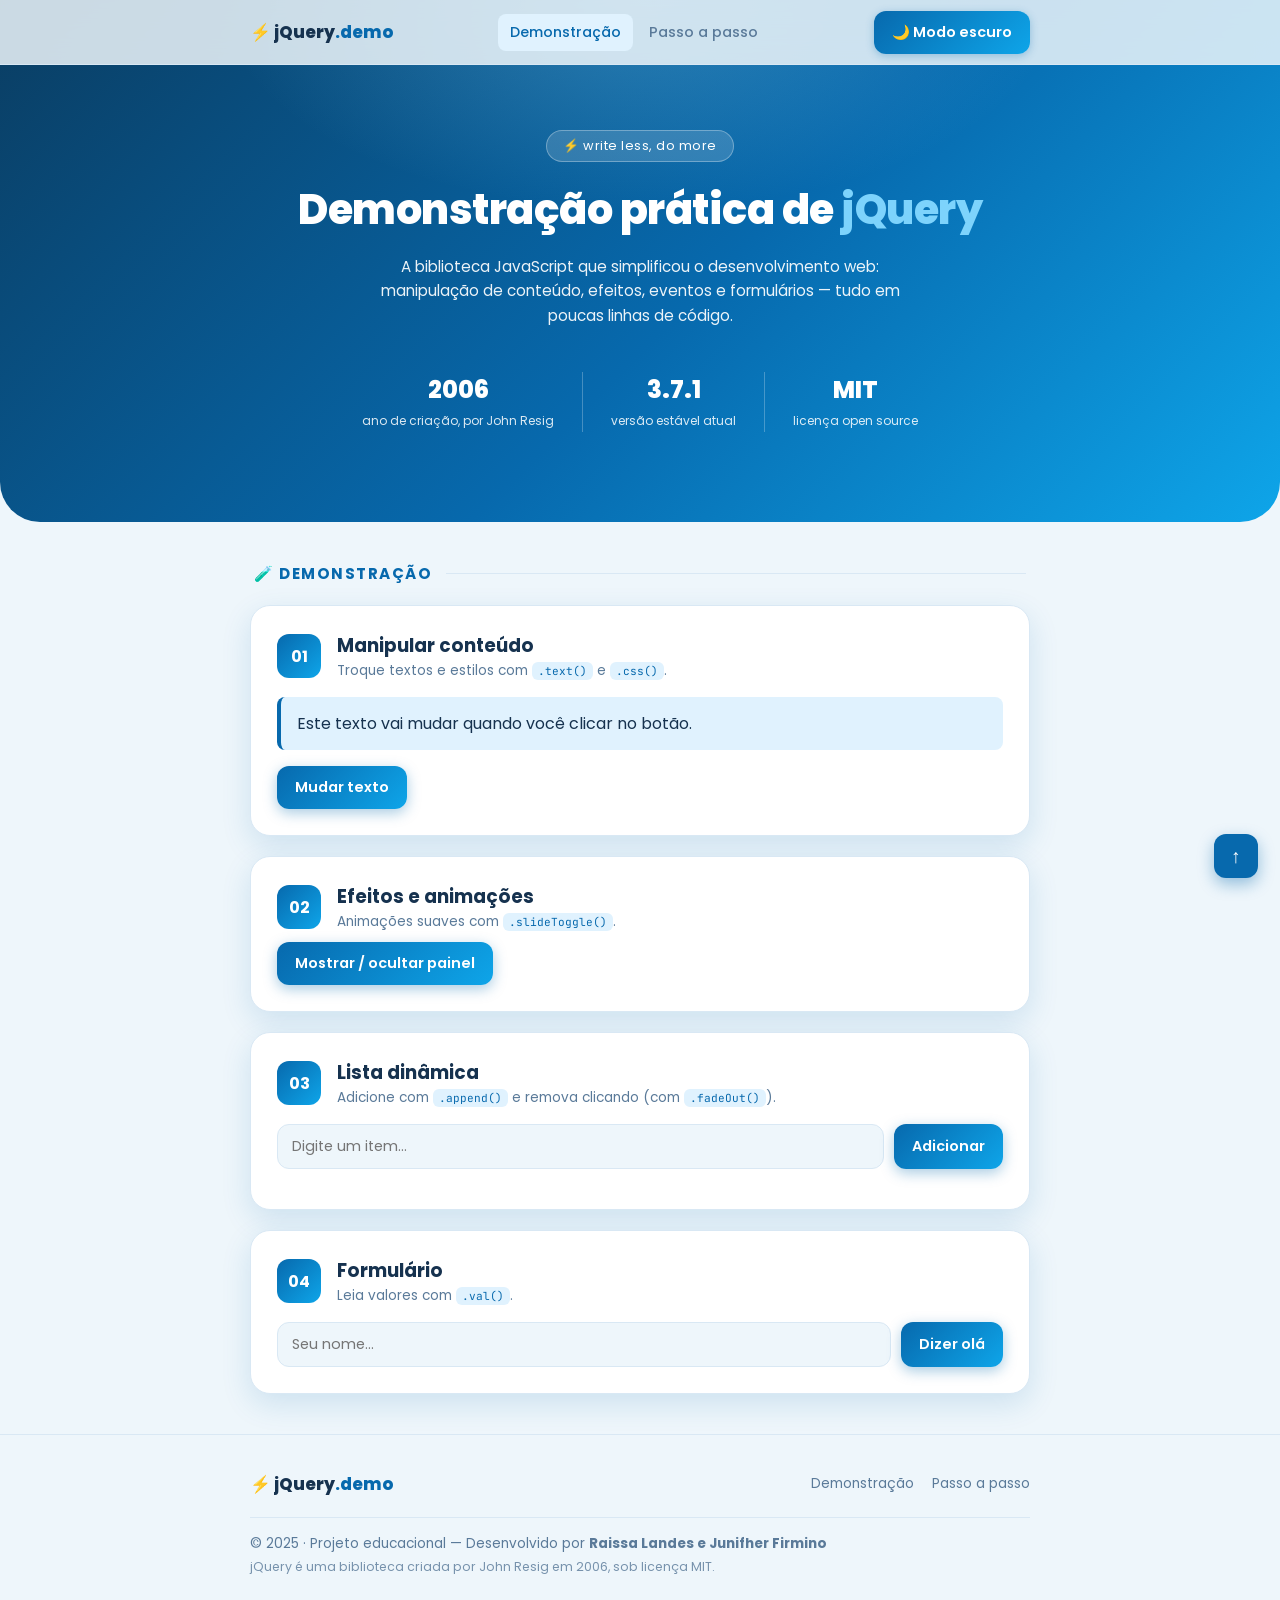
<file: index.html>
<!DOCTYPE html>
<html lang="pt-BR">
<head>
  <meta charset="UTF-8">
  <meta name="viewport" content="width=device-width, initial-scale=1.0">
  <title>Demo jQuery — Aprenda na prática</title>

  <!-- Fontes: Poppins (texto) + JetBrains Mono (códigos) -->
  <link rel="preconnect" href="https://fonts.googleapis.com">
  <link href="https://fonts.googleapis.com/css2?family=Poppins:wght@400;500;600;700;800&family=JetBrains+Mono:wght@500&display=swap" rel="stylesheet">
  <link rel="stylesheet" href="style.css">
</head>
<body>

  <!-- ===== Barra de navegação fixa ===== -->
  <nav class="navbar">
    <div class="container nav-conteudo">
      <a href="index.html" class="nav-logo">⚡ jQuery<span>.demo</span></a>

      <div class="nav-links">
        <a href="index.html" class="ativo">Demonstração</a>
        <a href="passos.html">Passo a passo</a>
      </div>

      <button id="tema" class="btn btn-nav">🌙 Modo escuro</button>
    </div>
  </nav>

  <!-- ===== Hero ===== -->
  <header class="hero" id="inicio">
    <div class="container">
      <span class="badge">⚡ write less, do more</span>
      <h1>Demonstração prática de <span class="destaque">jQuery</span></h1>
      <p>A biblioteca JavaScript que simplificou o desenvolvimento web: manipulação de conteúdo, efeitos, eventos e formulários — tudo em poucas linhas de código.</p>

      <div class="hero-stats">
        <div class="stat"><b>2006</b><span>ano de criação, por John Resig</span></div>
        <div class="stat"><b>3.7.1</b><span>versão estável atual</span></div>
        <div class="stat"><b>MIT</b><span>licença open source</span></div>
      </div>
    </div>
  </header>

  <main class="container">

    <!-- ====== Seção: Demonstração ====== -->
    <div id="demonstracao" class="secao-titulo">
      <h2>🧪 Demonstração</h2>
    </div>

    <section class="card">
      <div class="card-topo">
        <span class="numero">01</span>
        <div>
          <h2>Manipular conteúdo</h2>
          <p class="desc">Troque textos e estilos com <code>.text()</code> e <code>.css()</code>.</p>
        </div>
      </div>
      <p id="frase" class="frase">Este texto vai mudar quando você clicar no botão.</p>
      <button id="btn-texto" class="btn btn-primario">Mudar texto</button>
    </section>

    <section class="card">
      <div class="card-topo">
        <span class="numero">02</span>
        <div>
          <h2>Efeitos e animações</h2>
          <p class="desc">Animações suaves com <code>.slideToggle()</code>.</p>
        </div>
      </div>
      <button id="btn-slide" class="btn btn-primario">Mostrar / ocultar painel</button>
      <div id="painel">Eu apareço e desapareço suavemente! ✨</div>
    </section>

    <section class="card">
      <div class="card-topo">
        <span class="numero">03</span>
        <div>
          <h2>Lista dinâmica</h2>
          <p class="desc">Adicione com <code>.append()</code> e remova clicando (com <code>.fadeOut()</code>).</p>
        </div>
      </div>
      <div class="linha">
        <input type="text" id="item" class="campo" placeholder="Digite um item…">
        <button id="btn-add" class="btn btn-primario">Adicionar</button>
      </div>
      <ul id="lista"></ul>
    </section>

    <section class="card">
      <div class="card-topo">
        <span class="numero">04</span>
        <div>
          <h2>Formulário</h2>
          <p class="desc">Leia valores com <code>.val()</code>.</p>
        </div>
      </div>
      <div class="linha">
        <input type="text" id="nome" class="campo" placeholder="Seu nome…">
        <button id="btn-ola" class="btn btn-primario">Dizer olá</button>
      </div>
      <p id="saudacao"></p>
    </section>

  </main>

  <!-- ===== Rodapé ===== -->
  <footer class="rodape">
    <div class="container">
      <div class="rodape-topo">
        <a href="index.html" class="nav-logo">⚡ jQuery<span>.demo</span></a>
        <nav class="rodape-nav">
          <a href="index.html">Demonstração</a>
          <a href="passos.html">Passo a passo</a>
        </nav>
      </div>
      <hr class="divisor">
      <p>© 2025 · Projeto educacional — Desenvolvido por <strong>Raissa Landes e Junifher Firmino</strong></p>
      <p class="credito">jQuery é uma biblioteca criada por John Resig em 2006, sob licença MIT.</p>
    </div>
  </footer>

  <!-- Botão voltar ao topo -->
  <a href="#inicio" class="btn-topo" title="Voltar ao topo">↑</a>

  <!-- ⚠️ NÃO REMOVA! O jQuery precisa estar aqui para o código funcionar -->
  <script src="https://code.jquery.com/jquery-3.7.1.min.js"></script>
  <script src="script.js"></script>
</body>
</html>
</file>
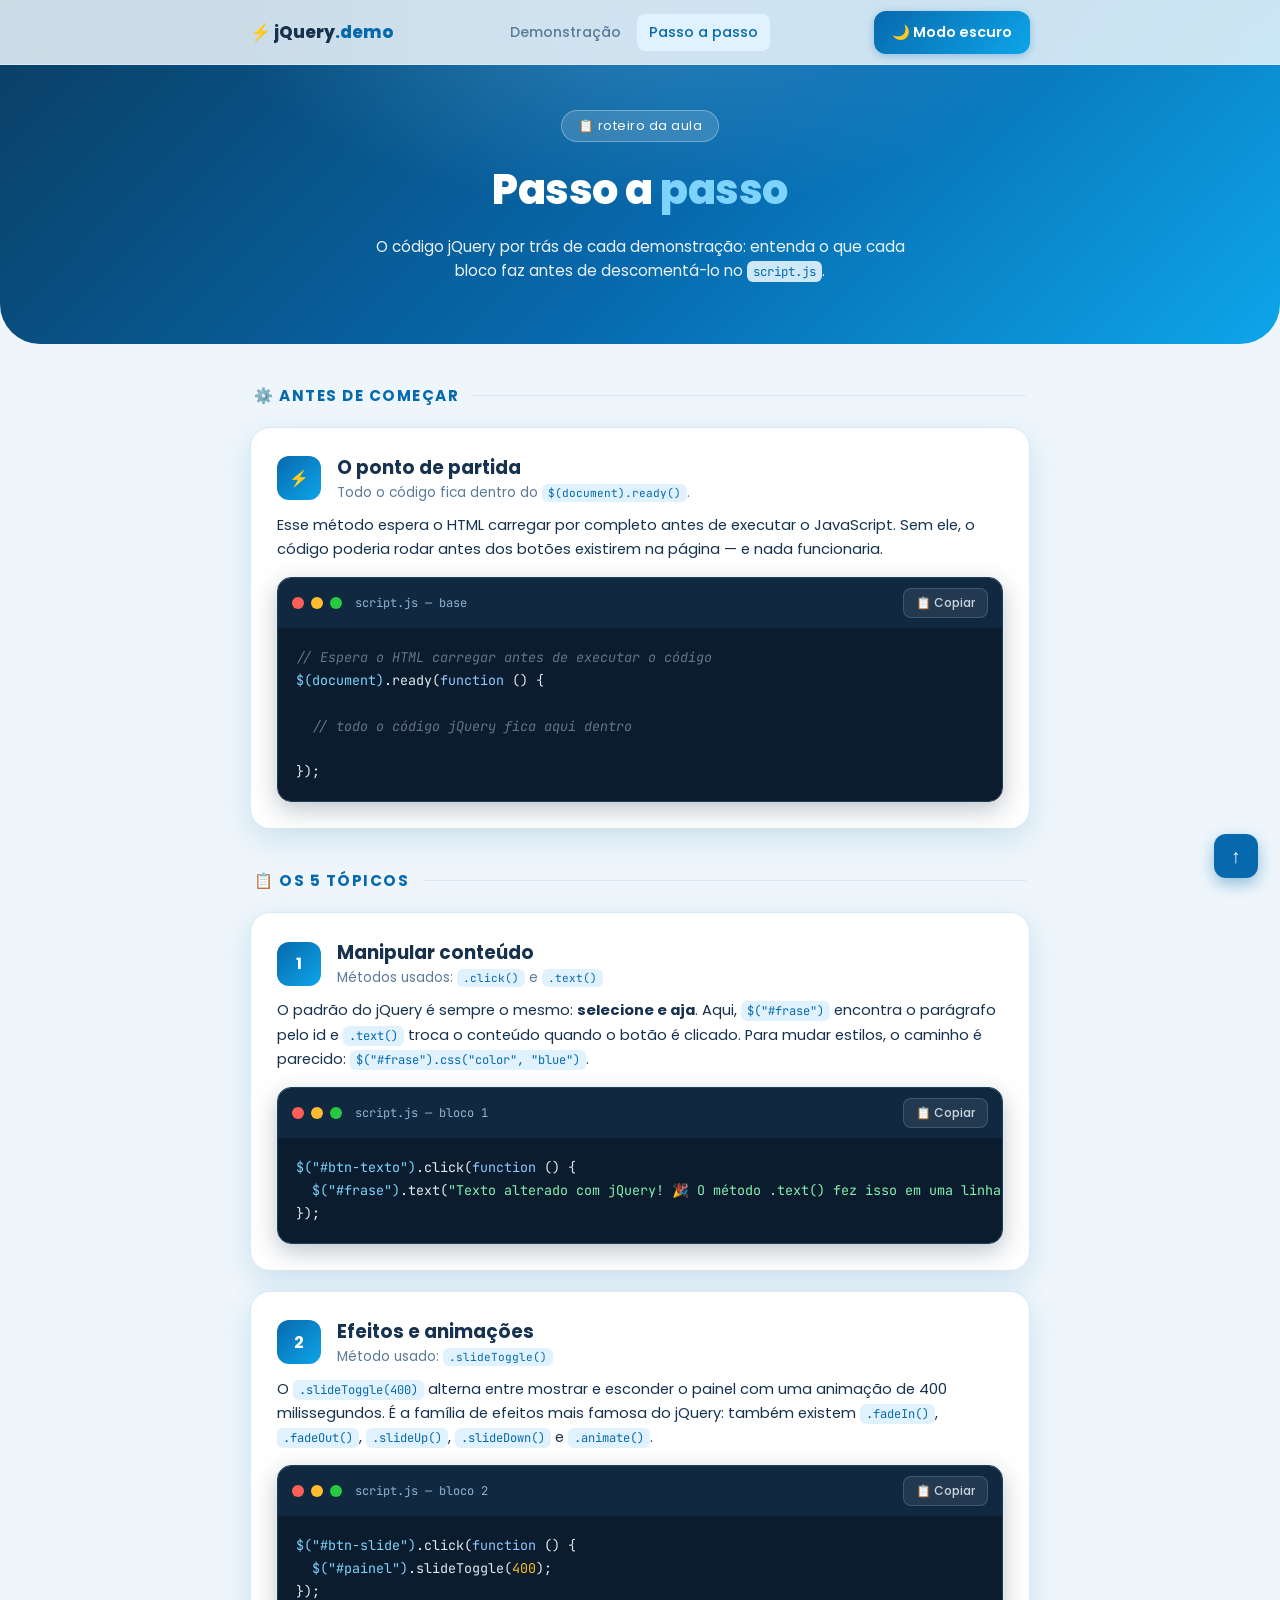
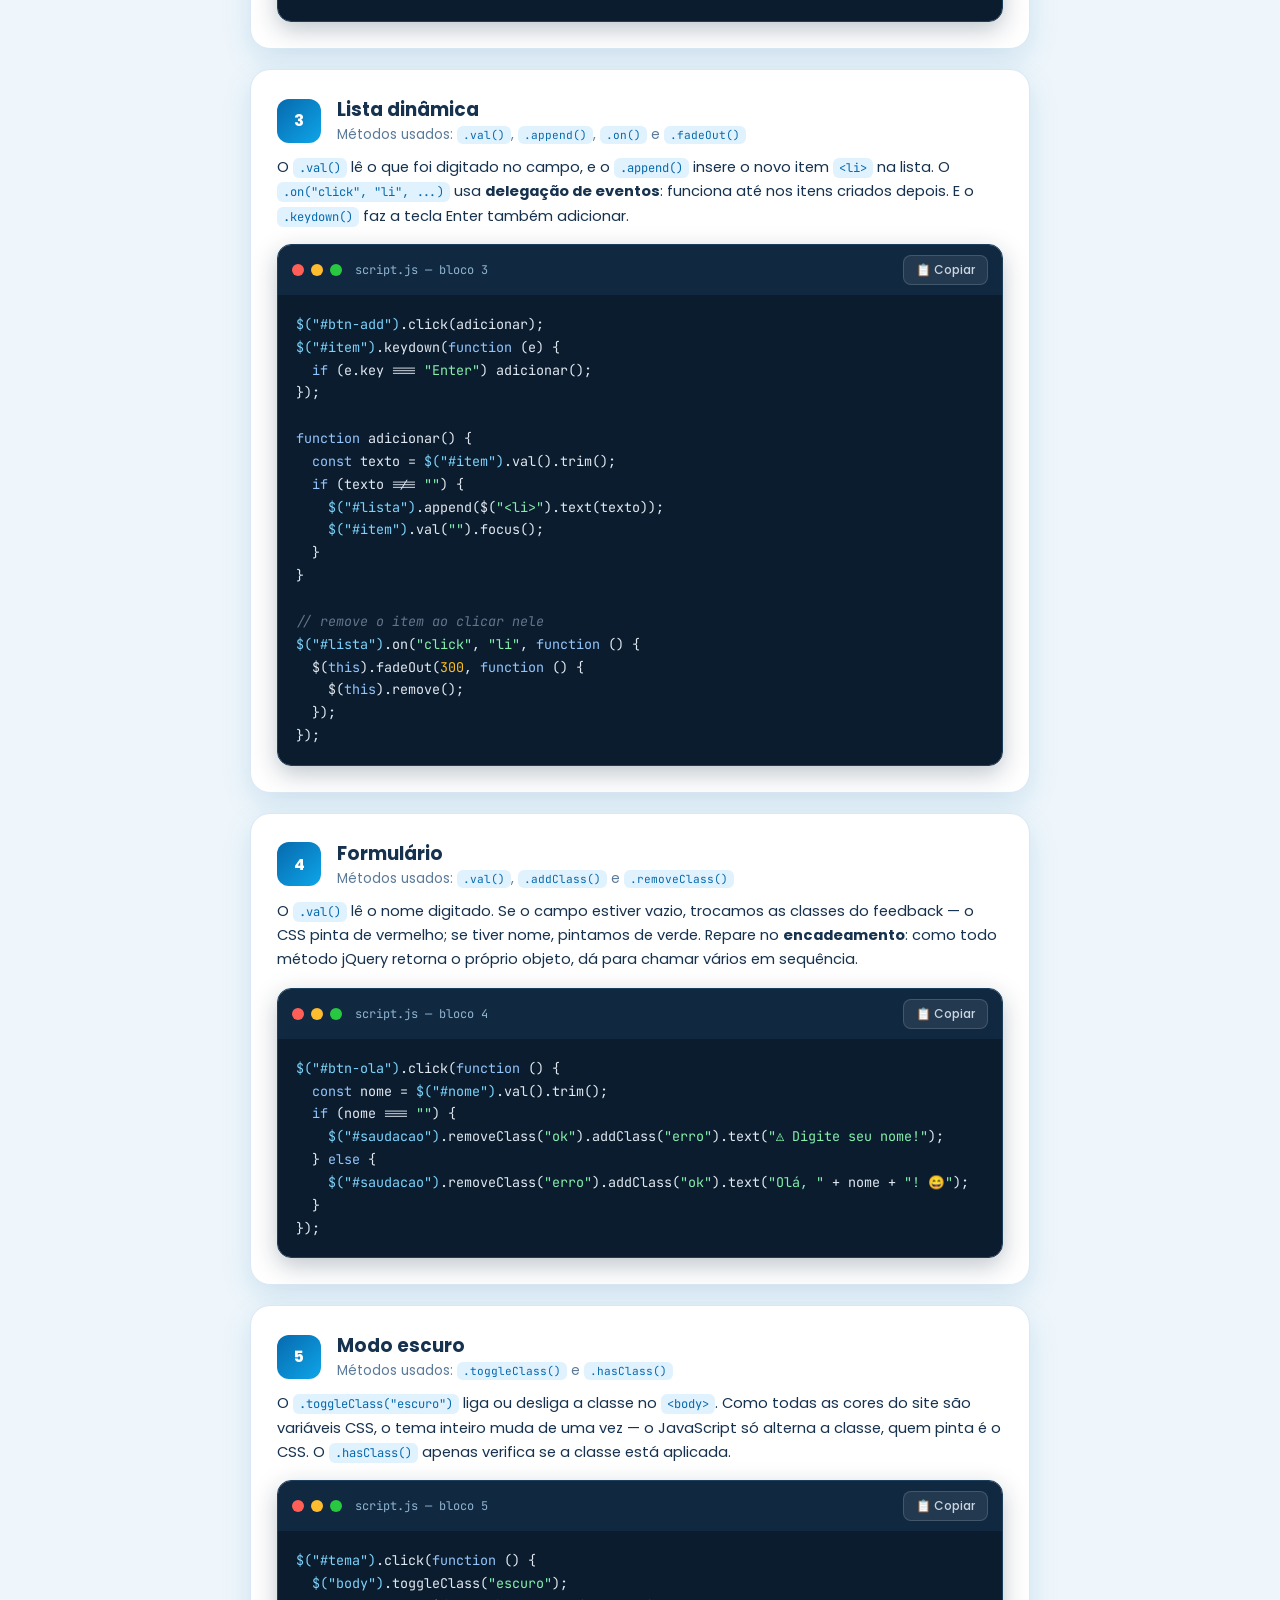
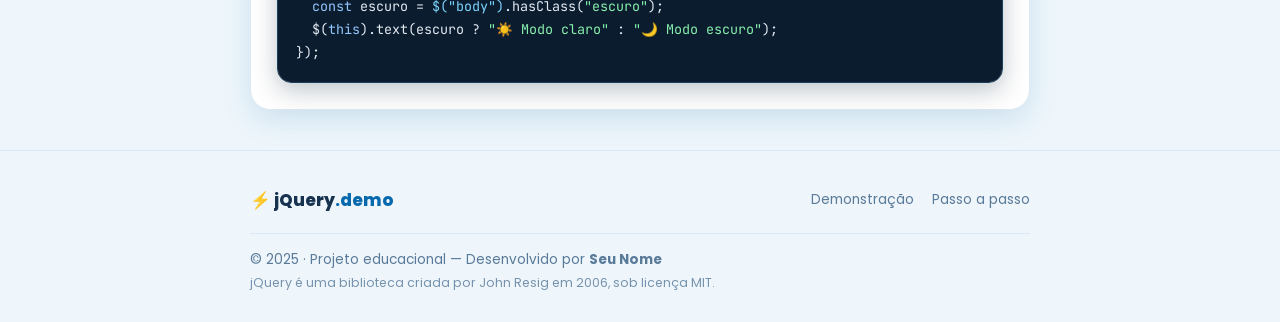
<file: passos.html>
<!DOCTYPE html>
<html lang="pt-BR">
<head>
  <meta charset="UTF-8">
  <meta name="viewport" content="width=device-width, initial-scale=1.0">
  <title>Passo a passo — Demo jQuery</title>

  <!-- Fontes: Poppins (texto) + JetBrains Mono (códigos) -->
  <link rel="preconnect" href="https://fonts.googleapis.com">
  <link href="https://fonts.googleapis.com/css2?family=Poppins:wght@400;500;600;700;800&family=JetBrains+Mono:wght@500&display=swap" rel="stylesheet">
  <link rel="stylesheet" href="style.css">
</head>
<body>

  <!-- ===== Barra de navegação fixa ===== -->
  <nav class="navbar">
    <div class="container nav-conteudo">
      <a href="index.html" class="nav-logo">⚡ jQuery<span>.demo</span></a>

      <div class="nav-links">
        <a href="index.html">Demonstração</a>
        <a href="passos.html" class="ativo">Passo a passo</a>
      </div>

      <button id="tema" class="btn btn-nav">🌙 Modo escuro</button>
    </div>
  </nav>

  <!-- ===== Hero (compacto) ===== -->
  <header class="hero hero-min" id="inicio">
    <div class="container">
      <span class="badge">📋 roteiro da aula</span>
      <h1>Passo a <span class="destaque">passo</span></h1>
      <p>O código jQuery por trás de cada demonstração: entenda o que cada bloco faz antes de descomentá-lo no <code>script.js</code>.</p>
    </div>
  </header>

  <main class="container">


    <!-- ====== Antes de começar ====== -->
    <div class="secao-titulo">
      <h2>⚙️ Antes de começar</h2>
    </div>

    <section class="card">
      <div class="card-topo">
        <span class="numero">⚡</span>
        <div>
          <h2>O ponto de partida</h2>
          <p class="desc">Todo o código fica dentro do <code>$(document).ready()</code>.</p>
        </div>
      </div>
      <p class="explica">Esse método espera o HTML carregar por completo antes de executar o JavaScript. Sem ele, o código poderia rodar antes dos botões existirem na página — e nada funcionaria.</p>

      <div class="codigo-box">
        <div class="codigo-barra">
          <span class="dot dot-v"></span><span class="dot dot-a"></span><span class="dot dot-g"></span>
          <span class="codigo-nome">script.js — base</span>
          <button class="btn-copiar">📋 Copiar</button>
        </div>
        <pre><code><span class="c">// Espera o HTML carregar antes de executar o código</span>
<span class="j">$(document)</span>.ready(<span class="k">function</span> () {

  <span class="c">// todo o código jQuery fica aqui dentro</span>

});</code></pre>
      </div>
    </section>

    <!-- ====== Os 5 tópicos ====== -->
    <div class="secao-titulo">
      <h2>📋 Os 5 tópicos</h2>
    </div>

    <!-- TÓPICO 1 -->
    <section class="card">
      <div class="card-topo">
        <span class="numero">1</span>
        <div>
          <h2>Manipular conteúdo</h2>
          <p class="desc">Métodos usados: <code>.click()</code> e <code>.text()</code></p>
        </div>
      </div>
      <p class="explica">O padrão do jQuery é sempre o mesmo: <strong>selecione e aja</strong>. Aqui, <code>$("#frase")</code> encontra o parágrafo pelo id e <code>.text()</code> troca o conteúdo quando o botão é clicado. Para mudar estilos, o caminho é parecido: <code>$("#frase").css("color", "blue")</code>.</p>

      <div class="codigo-box">
        <div class="codigo-barra">
          <span class="dot dot-v"></span><span class="dot dot-a"></span><span class="dot dot-g"></span>
          <span class="codigo-nome">script.js — bloco 1</span>
          <button class="btn-copiar">📋 Copiar</button>
        </div>
        <pre><code><span class="j">$("#btn-texto")</span>.click(<span class="k">function</span> () {
  <span class="j">$("#frase")</span>.text(<span class="s">"Texto alterado com jQuery! 🎉 O método .text() fez isso em uma linha."</span>);
});</code></pre>
      </div>
    </section>

    <!-- TÓPICO 2 -->
    <section class="card">
      <div class="card-topo">
        <span class="numero">2</span>
        <div>
          <h2>Efeitos e animações</h2>
          <p class="desc">Método usado: <code>.slideToggle()</code></p>
        </div>
      </div>
      <p class="explica">O <code>.slideToggle(400)</code> alterna entre mostrar e esconder o painel com uma animação de 400 milissegundos. É a família de efeitos mais famosa do jQuery: também existem <code>.fadeIn()</code>, <code>.fadeOut()</code>, <code>.slideUp()</code>, <code>.slideDown()</code> e <code>.animate()</code>.</p>

      <div class="codigo-box">
        <div class="codigo-barra">
          <span class="dot dot-v"></span><span class="dot dot-a"></span><span class="dot dot-g"></span>
          <span class="codigo-nome">script.js — bloco 2</span>
          <button class="btn-copiar">📋 Copiar</button>
        </div>
        <pre><code><span class="j">$("#btn-slide")</span>.click(<span class="k">function</span> () {
  <span class="j">$("#painel")</span>.slideToggle(<span class="n">400</span>);
});</code></pre>
      </div>
    </section>

    <!-- TÓPICO 3 -->
    <section class="card">
      <div class="card-topo">
        <span class="numero">3</span>
        <div>
          <h2>Lista dinâmica</h2>
          <p class="desc">Métodos usados: <code>.val()</code>, <code>.append()</code>, <code>.on()</code> e <code>.fadeOut()</code></p>
        </div>
      </div>
      <p class="explica">O <code>.val()</code> lê o que foi digitado no campo, e o <code>.append()</code> insere o novo item <code>&lt;li&gt;</code> na lista. O <code>.on("click", "li", ...)</code> usa <strong>delegação de eventos</strong>: funciona até nos itens criados depois. E o <code>.keydown()</code> faz a tecla Enter também adicionar.</p>

      <div class="codigo-box">
        <div class="codigo-barra">
          <span class="dot dot-v"></span><span class="dot dot-a"></span><span class="dot dot-g"></span>
          <span class="codigo-nome">script.js — bloco 3</span>
          <button class="btn-copiar">📋 Copiar</button>
        </div>
        <pre><code><span class="j">$("#btn-add")</span>.click(adicionar);
<span class="j">$("#item")</span>.keydown(<span class="k">function</span> (e) {
  <span class="k">if</span> (e.key === <span class="s">"Enter"</span>) adicionar();
});

<span class="k">function</span> adicionar() {
  <span class="k">const</span> texto = <span class="j">$("#item")</span>.val().trim();
  <span class="k">if</span> (texto !== <span class="s">""</span>) {
    <span class="j">$("#lista")</span>.append($(<span class="s">"&lt;li&gt;"</span>).text(texto));
    <span class="j">$("#item")</span>.val(<span class="s">""</span>).focus();
  }
}

<span class="c">// remove o item ao clicar nele</span>
<span class="j">$("#lista")</span>.on(<span class="s">"click"</span>, <span class="s">"li"</span>, <span class="k">function</span> () {
  $(<span class="k">this</span>).fadeOut(<span class="n">300</span>, <span class="k">function</span> () {
    $(<span class="k">this</span>).remove();
  });
});</code></pre>
      </div>
    </section>

    <!-- TÓPICO 4 -->
    <section class="card">
      <div class="card-topo">
        <span class="numero">4</span>
        <div>
          <h2>Formulário</h2>
          <p class="desc">Métodos usados: <code>.val()</code>, <code>.addClass()</code> e <code>.removeClass()</code></p>
        </div>
      </div>
      <p class="explica">O <code>.val()</code> lê o nome digitado. Se o campo estiver vazio, trocamos as classes do feedback — o CSS pinta de vermelho; se tiver nome, pintamos de verde. Repare no <strong>encadeamento</strong>: como todo método jQuery retorna o próprio objeto, dá para chamar vários em sequência.</p>

      <div class="codigo-box">
        <div class="codigo-barra">
          <span class="dot dot-v"></span><span class="dot dot-a"></span><span class="dot dot-g"></span>
          <span class="codigo-nome">script.js — bloco 4</span>
          <button class="btn-copiar">📋 Copiar</button>
        </div>
        <pre><code><span class="j">$("#btn-ola")</span>.click(<span class="k">function</span> () {
  <span class="k">const</span> nome = <span class="j">$("#nome")</span>.val().trim();
  <span class="k">if</span> (nome === <span class="s">""</span>) {
    <span class="j">$("#saudacao")</span>.removeClass(<span class="s">"ok"</span>).addClass(<span class="s">"erro"</span>).text(<span class="s">"⚠️ Digite seu nome!"</span>);
  } <span class="k">else</span> {
    <span class="j">$("#saudacao")</span>.removeClass(<span class="s">"erro"</span>).addClass(<span class="s">"ok"</span>).text(<span class="s">"Olá, "</span> + nome + <span class="s">"! 😄"</span>);
  }
});</code></pre>
      </div>
    </section>

    <!-- TÓPICO 5 -->
    <section class="card">
      <div class="card-topo">
        <span class="numero">5</span>
        <div>
          <h2>Modo escuro</h2>
          <p class="desc">Métodos usados: <code>.toggleClass()</code> e <code>.hasClass()</code></p>
        </div>
      </div>
      <p class="explica">O <code>.toggleClass("escuro")</code> liga ou desliga a classe no <code>&lt;body&gt;</code>. Como todas as cores do site são variáveis CSS, o tema inteiro muda de uma vez — o JavaScript só alterna a classe, quem pinta é o CSS. O <code>.hasClass()</code> apenas verifica se a classe está aplicada.</p>

      <div class="codigo-box">
        <div class="codigo-barra">
          <span class="dot dot-v"></span><span class="dot dot-a"></span><span class="dot dot-g"></span>
          <span class="codigo-nome">script.js — bloco 5</span>
          <button class="btn-copiar">📋 Copiar</button>
        </div>
        <pre><code><span class="j">$("#tema")</span>.click(<span class="k">function</span> () {
  <span class="j">$("body")</span>.toggleClass(<span class="s">"escuro"</span>);
  <span class="k">const</span> escuro = <span class="j">$("body")</span>.hasClass(<span class="s">"escuro"</span>);
  $(<span class="k">this</span>).text(escuro ? <span class="s">"☀️ Modo claro"</span> : <span class="s">"🌙 Modo escuro"</span>);
});</code></pre>
      </div>
    </section>

  </main>

  <!-- ===== Rodapé ===== -->
  <footer class="rodape">
    <div class="container">
      <div class="rodape-topo">
        <a href="index.html" class="nav-logo">⚡ jQuery<span>.demo</span></a>
        <nav class="rodape-nav">
          <a href="index.html">Demonstração</a>
          <a href="passos.html">Passo a passo</a>
        </nav>
      </div>
      <hr class="divisor">
      <p>© 2025 · Projeto educacional — Desenvolvido por <strong>Seu Nome</strong></p>
      <p class="credito">jQuery é uma biblioteca criada por John Resig em 2006, sob licença MIT.</p>
    </div>
  </footer>

  <!-- Botão voltar ao topo -->
  <a href="#inicio" class="btn-topo" title="Voltar ao topo">↑</a>

  <!-- jQuery + script -->
  <script src="https://code.jquery.com/jquery-3.7.1.min.js"></script>
  <script src="script.js"></script>
</body>
</html>
</file>
<file: style.css>
/* ================= Variáveis de tema ================= */
:root {
  --fundo: #eef6fb;
  --card: #ffffff;
  --texto: #16324f;
  --texto-suave: #5a7a99;
  --borda: #d9e8f4;
  --primario: #0769AD;   /* azul oficial da marca jQuery */
  --primario-2: #0ea5e9;
  --suave: #e0f2fe;
  --code: #0769AD;
  --navbg: rgba(238, 246, 251, 0.85);
  --sombra: 0 10px 30px rgba(7, 105, 173, 0.14);
}

body.escuro {
  --fundo: #0a1c2e;
  --card: #102941;
  --texto: #e2eef8;
  --texto-suave: #8fb3cf;
  --borda: #1d3f5e;
  --suave: rgba(7, 105, 173, 0.22);
  --code: #7dd3fc;
  --navbg: rgba(10, 28, 46, 0.85);
  --sombra: 0 10px 30px rgba(0, 0, 0, 0.4);
}

/* ================= Base ================= */
* { margin: 0; padding: 0; box-sizing: border-box; }

html {
  scroll-behavior: smooth;
  scroll-padding-top: 80px;
}

body {
  font-family: "Poppins", sans-serif;
  background: var(--fundo);
  color: var(--texto);
  transition: background 0.4s, color 0.4s;
}

::selection { background: var(--primario); color: #fff; }

.container { max-width: 820px; margin: 0 auto; padding: 0 20px; }

code {
  background: var(--suave);
  color: var(--code);
  padding: 2px 6px;
  border-radius: 6px;
  font-family: "JetBrains Mono", Consolas, monospace;
  font-size: 0.82em;
}

.btn:focus-visible, .campo:focus-visible, a:focus-visible {
  outline: 2px solid var(--primario-2);
  outline-offset: 2px;
}

/* ================= Navbar ================= */
.navbar {
  position: fixed;
  top: 0; left: 0; right: 0;
  z-index: 100;
  background: var(--navbg);
  backdrop-filter: blur(12px);
  -webkit-backdrop-filter: blur(12px);
  border-bottom: 1px solid var(--borda);
}

.nav-conteudo {
  display: flex;
  align-items: center;
  justify-content: space-between;
  gap: 16px;
  height: 64px;
}

.nav-logo {
  font-weight: 800;
  font-size: 1.05rem;
  color: var(--texto);
  text-decoration: none;
}
.nav-logo span { color: var(--primario); }

.nav-links { display: flex; gap: 4px; }

.nav-links a {
  color: var(--texto-suave);
  text-decoration: none;
  font-size: 0.88rem;
  font-weight: 500;
  padding: 8px 12px;
  border-radius: 8px;
  transition: color 0.15s, background 0.15s;
}
.nav-links a:hover {
  color: var(--primario);
  background: var(--suave);
}

/* ================= Hero ================= */
.hero {
  position: relative;
  overflow: hidden;
  background: linear-gradient(135deg, #0a3d62, #0769AD 55%, #0ea5e9);
  color: #fff;
  text-align: center;
  padding: 130px 0 90px;
  border-radius: 0 0 40px 40px;
}

.hero::before {
  content: "";
  position: absolute;
  inset: 0;
  background: radial-gradient(600px 300px at 50% 0%, rgba(125, 211, 252, 0.3), transparent 70%);
  pointer-events: none;
}
.hero > * { position: relative; }

.badge {
  display: inline-block;
  background: rgba(255, 255, 255, 0.15);
  border: 1px solid rgba(255, 255, 255, 0.3);
  padding: 6px 16px;
  border-radius: 999px;
  font-size: 0.8rem;
  letter-spacing: 0.5px;
  margin-bottom: 16px;
}

.hero h1 {
  font-size: clamp(1.9rem, 5.5vw, 2.6rem);
  font-weight: 800;
  letter-spacing: -0.5px;
}

.destaque { color: #7dd3fc; }

.hero p {
  max-width: 560px;
  margin: 14px auto 0;
  opacity: 0.92;
  font-size: 0.95rem;
  line-height: 1.6;
}

.hero-stats {
  display: flex;
  justify-content: center;
  gap: 0;
  margin-top: 44px;
}

.stat {
  padding: 0 28px;
  border-left: 1px solid rgba(255, 255, 255, 0.25);
}
.stat:first-child { border-left: none; }

.stat b {
  display: block;
  font-size: 1.5rem;
  font-weight: 800;
}
.stat span {
  font-size: 0.75rem;
  opacity: 0.85;
}

/* ================= Títulos de seção ================= */
.secao-titulo {
  display: flex;
  align-items: center;
  gap: 14px;
  margin: 40px 4px 6px;
}
.secao-titulo h2 {
  font-size: 0.95rem;
  font-weight: 700;
  text-transform: uppercase;
  letter-spacing: 1.5px;
  color: var(--primario);
}
.secao-titulo::after {
  content: "";
  flex: 1;
  height: 1px;
  background: var(--borda);
}

/* ================= Cards ================= */
main { margin-top: -40px; position: relative; }

.card {
  background: var(--card);
  border: 1px solid var(--borda);
  border-radius: 20px;
  padding: 26px;
  margin: 20px 0;
  box-shadow: var(--sombra);
  transition: background 0.4s, border-color 0.4s, transform 0.2s, box-shadow 0.2s;
  animation: surgir 0.5s ease backwards;
}
.card:hover {
  transform: translateY(-3px);
  box-shadow: 0 16px 40px rgba(7, 105, 173, 0.2);
}
.card:nth-child(2) { animation-delay: 0.05s; }
.card:nth-child(3) { animation-delay: 0.1s; }
.card:nth-child(4) { animation-delay: 0.15s; }
.card:nth-child(5) { animation-delay: 0.2s; }
.card:nth-child(6) { animation-delay: 0.25s; }
.card:nth-child(7) { animation-delay: 0.3s; }

@keyframes surgir {
  from { opacity: 0; transform: translateY(20px); }
  to   { opacity: 1; transform: none; }
}

.card-topo {
  display: flex;
  align-items: center;
  gap: 16px;
  margin-bottom: 10px;
}

.numero {
  display: grid;
  place-items: center;
  width: 44px;
  height: 44px;
  border-radius: 12px;
  flex-shrink: 0;
  background: linear-gradient(135deg, var(--primario), var(--primario-2));
  color: #fff;
  font-weight: 700;
}

.card h2 { font-size: 1.15rem; }

.desc {
  font-size: 0.85rem;
  color: var(--texto-suave);
  margin-top: 2px;
}

/* ================= Botões ================= */
.btn {
  border: none;
  border-radius: 12px;
  padding: 11px 18px;
  font-family: inherit;
  font-weight: 600;
  font-size: 0.9rem;
  cursor: pointer;
  transition: transform 0.15s, box-shadow 0.15s, background 0.15s;
}
.btn:active { transform: scale(0.96); }

.btn-primario {
  background: linear-gradient(135deg, var(--primario), var(--primario-2));
  color: #fff;
  box-shadow: 0 4px 14px rgba(7, 105, 173, 0.35);
}
.btn-primario:hover {
  transform: translateY(-2px);
  box-shadow: 0 6px 18px rgba(7, 105, 173, 0.45);
}

.btn-nav {
  background: linear-gradient(135deg, var(--primario), var(--primario-2));
  color: #fff;
  box-shadow: 0 2px 8px rgba(7, 105, 173, 0.3);
}
.btn-nav:hover {
  background: linear-gradient(135deg, var(--primario-2), var(--primario));
  transform: translateY(-1px);
  box-shadow: 0 4px 12px rgba(7, 105, 173, 0.4);
}

/* ================= Elementos das seções ================= */
.frase {
  background: var(--suave);
  border-left: 4px solid var(--primario);
  border-radius: 8px;
  padding: 14px 16px;
  margin: 16px 0;
}

#painel {
  display: none;
  margin-top: 16px;
  padding: 24px;
  border-radius: 12px;
  background: linear-gradient(135deg, #0769AD, #0ea5e9);
  color: #fff;
  font-weight: 500;
  text-align: center;
}

.linha { display: flex; gap: 10px; margin-top: 16px; }
.linha .campo { flex: 1; }

.campo {
  padding: 11px 14px;
  border-radius: 12px;
  border: 1px solid var(--borda);
  background: var(--fundo);
  color: var(--texto);
  font-family: inherit;
  font-size: 0.9rem;
  outline: none;
  transition: border-color 0.2s, box-shadow 0.2s;
}
.campo:focus {
  border-color: var(--primario);
  box-shadow: 0 0 0 3px rgba(7, 105, 173, 0.2);
}

/* Lista */
#lista { list-style: none; margin-top: 14px; display: grid; gap: 8px; }

#lista li {
  background: var(--suave);
  padding: 12px 16px;
  border-radius: 10px;
  cursor: pointer;
  font-size: 0.95rem;
  transition: transform 0.15s, background 0.15s;
}
#lista li:hover { transform: translateX(6px); background: rgba(7, 105, 173, 0.22); }

#lista li::after {
  content: "🗑️";
  float: right;
  opacity: 0;
  transition: opacity 0.15s;
}
#lista li:hover::after { opacity: 0.7; }

/* Saudação */
#saudacao {
  display: none;
  margin-top: 14px;
  padding: 12px 16px;
  border-radius: 10px;
  font-weight: 600;
}
#saudacao.ok   { display: block; background: rgba(34, 197, 94, 0.15); color: #16a34a; }
#saudacao.erro { display: block; background: rgba(239, 68, 68, 0.15); color: #dc2626; }

/* ================= Voltar ao topo ================= */
.btn-topo {
  position: fixed;
  right: 22px;
  bottom: 22px;
  z-index: 90;
  display: grid;
  place-items: center;
  width: 44px;
  height: 44px;
  border-radius: 12px;
  background: var(--primario);
  color: #fff;
  font-size: 1.2rem;
  text-decoration: none;
  box-shadow: 0 6px 16px rgba(7, 105, 173, 0.4);
  transition: transform 0.15s, background 0.15s;
}
.btn-topo:hover { transform: translateY(-3px); background: var(--primario-2); }

@supports (animation-timeline: scroll()) {
  .btn-topo {
    animation: aparecer both;
    animation-timeline: scroll(root);
  }
  @keyframes aparecer {
    0%, 8%    { opacity: 0; visibility: hidden; }
    15%, 100% { opacity: 1; visibility: visible; }
  }
}

/* ================= Rodapé ================= */
.rodape {
  border-top: 1px solid var(--borda);
  margin-top: 40px;
  padding: 36px 0 30px;
  color: var(--texto-suave);
  font-size: 0.85rem;
}

.rodape-topo {
  display: flex;
  align-items: center;
  justify-content: space-between;
  gap: 16px;
  flex-wrap: wrap;
}

.rodape-nav { display: flex; gap: 18px; flex-wrap: wrap; }
.rodape-nav a {
  color: var(--texto-suave);
  text-decoration: none;
  transition: color 0.15s;
}
.rodape-nav a:hover { color: var(--primario); }

.divisor {
  border: none;
  border-top: 1px solid var(--borda);
  margin: 20px 0 16px;
}

.credito { margin-top: 4px; font-size: 0.78rem; opacity: 0.8; }

/* ================= Responsivo ================= */
@media (max-width: 640px) {
  .nav-links { display: none; }
  .hero { padding: 110px 0 70px; }
  .hero-stats { flex-direction: column; gap: 18px; }
  .stat { border-left: none; padding: 0; }
  .linha { flex-direction: column; }
  .card { padding: 20px; }
}

@media (prefers-reduced-motion: reduce) {
  html { scroll-behavior: auto; }
  *, *::before, *::after {
    animation: none !important;
    transition: none !important;
  }
}

/* ================= Página: Passo a passo ================= */

/* Hero compacto para páginas internas */
.hero-min { padding: 110px 0 60px; }

/* Link de volta no início da página */
.voltar {
  display: inline-block;
  margin: 26px 4px 0;
  color: var(--texto-suave);
  text-decoration: none;
  font-size: 0.9rem;
  font-weight: 500;
  transition: color 0.15s;
}
.voltar:hover { color: var(--primario); }

/* Link da página atual destacado na navbar */
.nav-links a.ativo {
  color: var(--primario);
  background: var(--suave);
}

/* Texto explicativo dos tópicos */
.explica {
  font-size: 0.92rem;
  line-height: 1.65;
  margin: 10px 0 4px;
}

/* ===== Bloco de código estilo editor ===== */
.codigo-box {
  margin-top: 16px;
  border-radius: 14px;
  overflow: hidden;
  border: 1px solid #1d3f5e;
  box-shadow: 0 8px 24px rgba(2, 32, 56, 0.25);
}

.codigo-barra {
  display: flex;
  align-items: center;
  gap: 7px;
  padding: 10px 14px;
  background: #102941;
}

.dot { width: 12px; height: 12px; border-radius: 50%; }
.dot-v { background: #ff5f57; }
.dot-a { background: #febc2e; }
.dot-g { background: #28c840; }

.codigo-nome {
  margin-left: 6px;
  font-family: "JetBrains Mono", Consolas, monospace;
  font-size: 0.75rem;
  color: #8fb3cf;
}

.btn-copiar {
  margin-left: auto;
  background: rgba(255, 255, 255, 0.08);
  border: 1px solid rgba(255, 255, 255, 0.15);
  color: #cbd5e1;
  padding: 5px 12px;
  border-radius: 8px;
  font-family: inherit;
  font-size: 0.75rem;
  font-weight: 500;
  cursor: pointer;
  transition: background 0.15s;
}
.btn-copiar:hover { background: rgba(255, 255, 255, 0.18); }

.codigo-box pre {
  margin: 0;
  background: #0a1c2e;
  padding: 18px;
  overflow-x: auto;
}

.codigo-box code {
  background: none;
  padding: 0;
  border-radius: 0;
  color: #e2e8f0;
  font-family: "JetBrains Mono", Consolas, monospace;
  font-size: 0.84rem;
  line-height: 1.7;
}

.codigo-box .k { color: #93c5fd; }
.codigo-box .s { color: #86efac; }
.codigo-box .j { color: #7dd3fc; }
.codigo-box .n { color: #fbbf24; }
.codigo-box .c { color: #64748b; font-style: italic; }
</file>
